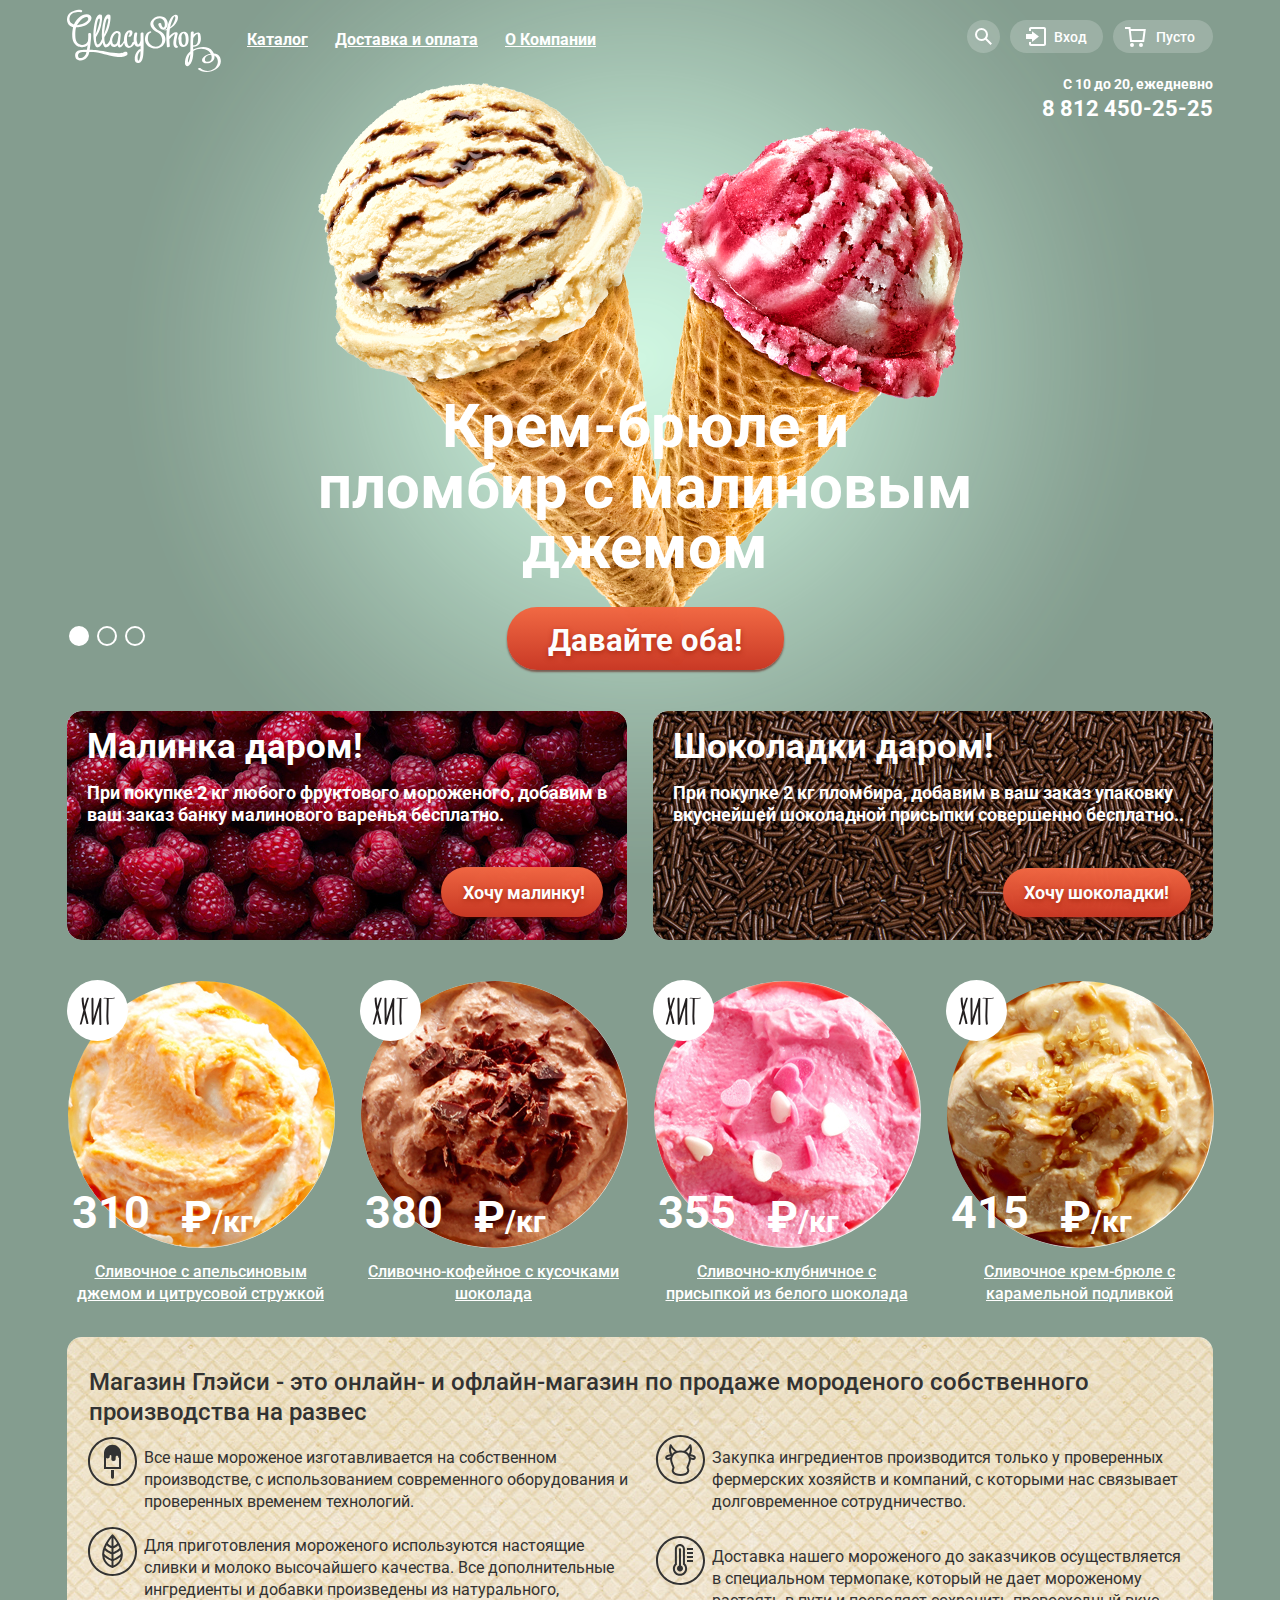
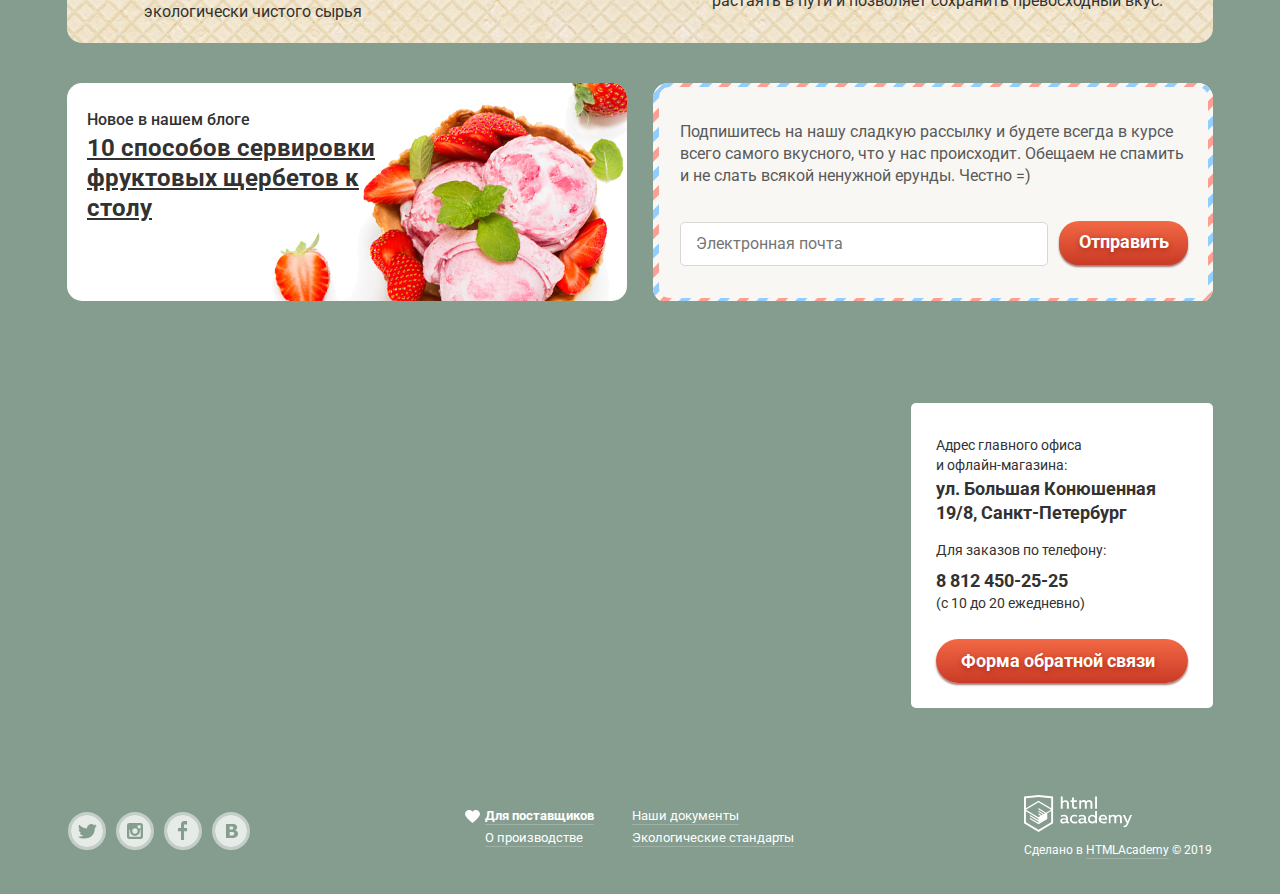
<file: index.html>
<!DOCTYPE html>
<html lang="ru">

<head>
  <meta charset="utf-8">
  <meta name="keywords" content="Gllacy магазин мороженого мороженое вкусности">
  <meta name="description" content="Магазин Глэйси - это онлайн- и офлайн-магазин по продаже мороденого собственного производства на развес">
  <link href="https://fonts.googleapis.com/css?family=Roboto:400,500,700&amp;subset=cyrillic" rel="stylesheet">
  <link rel="stylesheet" href="css/normalize.css">
  <link rel="stylesheet" href="css/stylemin.css">
  <title>HTML Academy: Глейси</title>
</head>

<body class="body_main">
  <input class="visually_hidden" type="radio" id="product_1" name="toggle" checked>
  <input class="visually_hidden" type="radio" id="product_2" name="toggle">
  <input class="visually_hidden" type="radio" id="product_3" name="toggle">
  <div class="site_wrapper">
    <h1 class="visually_hidden">Магазин мороженного Gllacy</h1>
    <header class="main_header container">
      <nav class="navigations">
        <a class="main_logo"> <img src="img/logo.svg" alt="Наш чудесный логотипчик" width="154" height="64"> </a>
        <div class="not_logo_nav">
          <ul class="main_navigation">
            <li class="main_navigation_element"><a class="main_navigation_link" href="catalog.html"><span>Каталог</span></a>
              <ul class="catalog_submenu">
                <li><a href="new.html" class="catalog_submenu_link">Новинки</a></li>
                <li><a href="creamy.html" class="catalog_submenu_link">Сливочное</a></li>
                <li><a href="#" class="catalog_submenu_link">Щербеты</a></li>
                <li><a href="#" class="catalog_submenu_link">Фруктовый лед</a></li>
                <li><a href="#" class="catalog_submenu_link">Мелорин</a></li>
              </ul>
            </li>
            <li class="main_navigation_element"><a class="main_navigation_link" href="delivey_and_payment.html"><span>Доставка и оплата</span></a></li>
            <li class="main_navigation_element"><a class="main_navigation_link" href="about_company.html"><span>О Компании</span></a></li>
          </ul>
          <ul class="user_navigation">
            <li>
              <section class="modal search_form">
                <h2 class="visually_hidden">Поиск по сайту</h2>
                <form action="https://echo.htmlacademy.ru" method="post">
                  <label class="visually_hidden" for="search_field">Форма поиска</label>
                  <input type="search" name="search" id="search_field" placeholder="Что ищем?">
                  <button type="submit" class="visually_hidden">Найти</button>
                </form>
              </section>
              <button type="button" class="user_button search_button">
                <svg xmlns="http://www.w3.org/2000/svg" xmlns:xlink="http://www.w3.org/1999/xlink" width="17" height="17" viewBox="0 0 17 17">
                  <path fill="#FFF" d="M16.958 15.527L11.75 10.32A6.455 6.455 0 0 0 13 6.5 6.5 6.5 0 1 0 6.5 13a6.465 6.465 0 0 0 3.839-1.263l5.205 5.204 1.414-1.414zM6.5 11C4.019 11 2 8.981 2 6.5S4.019 2 6.5 2 11 4.019 11 6.5 8.981 11 6.5 11z" />
                </svg>
              </button>
            </li>
            <li>
              <a href="login.html" class="user_button login_button">
                <svg version="1.1" id="Layer_1" xmlns="http://www.w3.org/2000/svg" xmlns:xlink="http://www.w3.org/1999/xlink" x="0px" y="0px" width="21px" height="19px" viewBox="0 0 21 19" enable-background="new 0 0 21 19" xml:space="preserve">

                  <g>
                    <polygon fill="#FFFFFF" points="6,14.875 12.917,9.5 6,4.125 6,7.042 -0.042,7.042 -0.042,11.959 6,11.959 	" />
                    <path fill="#FFFFFF" d="M18,0H5C3.9,0,3,0.9,3,2v2h2V2h13v15H5v-2H3v2c0,1.1,0.9,2,2,2h13c1.1,0,2-0.9,2-2V2C20,0.9,19.1,0,18,0z" />
                  </g>
                </svg><span>Вход</span>
              </a>
              <section class="modal login_form">
                <h2 class="visually_hidden">Вход на сайт</h2>
                <form action="https://echo.htmlacademy.ru" method="post">
                  <p>
                    <label class="visually_hidden" for="login_field">Логин</label>
                    <input type="text" name="login" id="login_field" placeholder="Электронная почта">
                  </p>
                  <p>
                    <label class="visually_hidden" for="password_field">Пароль</label>
                    <input type="password" name="password" id="password_field" placeholder="Пароль">
                  </p>
                  <button type="submit" class="button">Войти</button>
                  <div class="login_links">
                    <a href="forget_password.html" class="login_link">Забыли пароль?</a>
                    <a href="new_user.html" class="login_link">Новая регистрация</a>
                  </div>
                </form>
              </section>
            </li>
            <li>
              <a href="basket.html" class="user_button basket_button">
                <svg version="1.1" id="Layer__1" xmlns="http://www.w3.org/2000/svg" xmlns:xlink="http://www.w3.org/1999/xlink" x="0px" y="0px" width="21px" height="20px" viewBox="0 0 21 20" enable-background="new 0 0 21 20" xml:space="preserve">
                  <g>
                    <path fill="#FFFFFF" d="M5.657,2.031L5.422,0H0v2h3.64l1.5,13h13.988l1.699-12.969H5.657z M17.372,13H6.922L5.888,4.031h12.66
                                L17.372,13z" />
                    <circle fill="#FFFFFF" cx="6.984" cy="18" r="2" />
                    <circle fill="#FFFFFF" cx="15.984" cy="18" r="2" />
                  </g>
                </svg>
                <span>Пусто</span>
              </a>
            </li>
          </ul>
        </div>
      </nav>
      <p class="our_timetable">
        <span class="work_hours">С 10 до 20, ежедневно</span>
        <span class="phone_number">8 812 450-25-25</span>
      </p>
    </header>
    <main>
      <div class="container">
        <section class="slider">
          <h2 class="visually_hidden">Слайдер</h2>
          <ul class="slider_elements">
            <li class="slider_element slider_element_1" id="slide_1">
              <h3 class="slider_elements_headline">Крем-брюле и пломбир с малиновым джемом</h3>
              <a class="button slider_button" href="slider_element_1.html">Давайте оба!</a>
            </li>
            <li class="slider_element slider_element_2" id="slide_2">
              <h3 class="slider_elements_headline">Шоколадный пломбир и лемонный сорбет</h3>
              <a class="button slider_button" href="slider_element_2.html">Давайте оба!</a>
            </li>
            <li class="slider_element slider_element_3" id="slide_3">
              <h3 class="slider_elements_headline">Пломбир с помадкой и клубничный щербет</h3>
              <a class="button slider_button" href="slider_element_3.html">Давайте оба!</a>
            </li>
          </ul>
          <div class="slider_navigation">
            <label for="product_1">Первый</label>
            <label for="product_2">Второй</label>
            <label for="product_3">Третий</label>
          </div>
        </section>
        <section class="stock">
          <h2 class="visually_hidden">Акции</h2>
          <div class="stock_element_1">
            <h3 class="stock_headline">Малинка даром!</h3>
            <p class="stock_element_description">При покупке 2 кг любого фруктового мороженого, добавим в ваш заказ банку малинового варенья бесплатно.</p>
            <a class="button stock_button" href="stock_1.html">Хочу малинку!</a>
          </div>
          <div class="stock_element_2">
            <h3 class="stock_headline">Шоколадки даром!</h3>
            <p class="stock_element_description">При покупке 2 кг пломбира, добавим в ваш заказ упаковку вкуснейшей шоколадной присыпки совершенно бесплатно..</p>
            <a class="button stock_button" href="stock_2.html">Хочу шоколадки!</a>
          </div>
        </section>
        <section class="hits">
          <h2 class="visually_hidden">Хиты продаж</h2>
          <section class="product_card">
            <a class="product_name" href="products/creamy_orange.html">
              <h3>Сливочное с апельсиновым джемом и цитрусовой стружкой</h3>
            </a>
            <img src="img/ice_cream_photos/creamy_orange.jpg" alt="Для любителей апельсинок" height="267" width="267">
            <img class="hit_img" src="img/icons/hit.svg" alt="Хит" width="61" height="61">
            <span class="price">310</span><span class="weigth"><span>₽</span>/кг</span>
            <div class="product_card_hover">
            </div>
            <a class="quick_look button" href="#">Быстрый просмотр</a>
          </section>
          <section class="product_card">
            <a class="product_name" href="products/creamy_coffee.html">
              <h3>Сливочно-кофейное с кусочками шоколада</h3>
            </a>
            <img src="img/ice_cream_photos/creamy_coffee.jpg" alt="Для любителей кофе во всех его видах" height="267" width="267">
            <img class="hit_img" src="img/icons/hit.svg" alt="Хит" width="61" height="61">
            <span class="price">380</span><span class="weigth"><span>₽</span>/кг</span>
            <div class="product_card_hover">
            </div>
            <a class="quick_look button" href="#">Быстрый просмотр</a>
          </section>
          <section class="product_card">
            <a class="product_name" href="products/creamy_strawberry.html">
              <h3>Сливочно-клубничное с присыпкой из белого шоколада</h3>
            </a>
            <img src="img/ice_cream_photos/creamy_strawberry.jpg" alt="Для любителей клубники и белого шоколада" height="267" width="267">
            <img class="hit_img" src="img/icons/hit.svg" alt="Хит" width="61" height="61">
            <span class="price">355</span><span class="weigth"><span>₽</span>/кг</span>
            <div class="product_card_hover">
            </div>
            <a class="quick_look button" href="#">Быстрый просмотр</a>
          </section>
          <section class="product_card">
            <a class="product_name" href="products/creamy_caramel.html">
              <h3>Сливочное крем-брюле с карамельной подливкой</h3>
            </a>
            <img src="img/ice_cream_photos/creamy_caramel.jpg" alt="Для любителей карамели" height="267" width="267">
            <img class="hit_img" src="img/icons/hit.svg" alt="Хит" width="61" height="61">
            <span class="price">415</span><span class="weigth"><span>₽</span>/кг</span>
            <div class="product_card_hover">
            </div>
            <a class="quick_look button" href="#">Быстрый просмотр</a>
          </section>
        </section>
        <section class="about_us">
          <h2>Магазин Глэйси - это онлайн- и офлайн-магазин по продаже мороденого собственного производства на развес</h2>
          <div class="about_us_description">
            <p>Все наше мороженое изготавливается на собственном производстве, с использованием современного оборудования и проверенных временем технологий.</p>
            <p>Закупка ингредиентов производится только у проверенных фермерских хозяйств и компаний, с которыми нас связывает долговременное сотрудничество.</p>
            <p>Для приготовления мороженого используются настоящие сливки и молоко высочайшего качества. Все дополнительные ингредиенты и добавки произведены из натурального, экологически чистого сырья</p>
            <p>Доставка нашего мороженого до заказчиков осуществляется в специальном термопаке, который не дает мороженому растаять в пути и позволяет сохранить превосходный вкус.</p>
          </div>
        </section>
        <div class="mailing_blog">
          <article class="our_blog">
            <h2>Новое в нашем блоге</h2>
            <a class="our_blog_articles" href="blog.html">10 способов сервировки фруктовых щербетов к столу</a>
          </article>
          <section class="mailing">
            <div class="mailing_back">
              <h2 class="visually_hidden">Рассылка</h2>
              <p>Подпишитесь на нашу сладкую рассылку и будете всегда в курсе всего самого вкусного, что у нас происходит. Обещаем не спамить и не слать всякой ненужной ерунды. Честно =) </p>
              <form class="mailing_form" action="https://echo.htmlacademy.ru" method="post">
                <label class="visually_hidden" for="mailing_field">Ваша почта</label>
                <input type="email" name="mailing" id="mailing_field" placeholder="Электронная почта">
                <button type="submit" class="button mailing_button">Отправить</button>
              </form>
            </div>
          </section>
        </div>
      </div>
      <section class="our_location">
        <h2 class="visually_hidden">Наше местоположение</h2>
        <iframe src="https://www.google.com/maps/embed?pb=!1m18!1m12!1m3!1d1998.6037872533277!2d30.320858716096975!3d59.93871648187614!2m3!1f0!2f0!3f0!3m2!1i1024!2i768!4f13.1!3m3!1m2!1s0x4696310fca145cc1%3A0x42b32648d8238007!2z0JHQvtC70YzRiNCw0Y8g0JrQvtC90Y7RiNC10L3QvdCw0Y8g0YPQuy4sIDE5LzgsINCh0LDQvdC60YIt0J_QtdGC0LXRgNCx0YPRgNCzLCAxOTExODY!5e0!3m2!1sru!2sru!4v1553196947054"
          width="1200" height="430" style="border:0" allowfullscreen></iframe>
        <div class="our_location_description">
          <p>Адрес главного офиса и офлайн-магазина:</p>
          <p class="adress">ул. Большая Конюшенная 19/8, Санкт-Петербург</p>
          Для заказов по телефону:
          <p class="adress">8 812 450-25-25</p>
          (с 10 до 20 ежедневно)
          <a href="feedback.html" class="button map_button">Форма обратной связи</a>
        </div>
      </section>
    </main>
    <footer class="container">
      <ul class="social_networks">
        <li><a class="social_networks_link twitter_link" href="twitter.com/glaccy" aria-label="Страница магазина в Твиттере"></a></li>
        <li><a class="social_networks_link insta_link" href="instagram.com/glaccy" aria-label="Страница магазина в Инстаграмме"></a></li>
        <li><a class="social_networks_link facebook_link" href="facebook.com/glaccy" aria-label="Страница магазина в Фейсбуке"></a></li>
        <li><a class="social_networks_link vk_link" href="vk.com/glaccy" aria-label="Страница магазина во Вконтакте"></a></li>
      </ul>
      <ul class="documents">
        <li><a class="documents_links" href="for_providers.html">Для поставщиков</a></li>
        <li><a class="documents_links" href="our_documents.html">Наши документы</a></li>
        <li><a class="documents_links" href="about_production.html">О производстве</a></li>
        <li><a class="documents_links" href="environmental_standards.html">Экологические стандарты</a></li>
      </ul>
      <div class="developer">
        <a href="https://htmlacademy.ru/intensive/htmlcss">
          <img src="img/icons/small_logo_htmlacademy.svg" width="108" height="39" alt="Наша любимая академия"></a>
        <a href="https://htmlacademy.ru/intensive/htmlcss">Сделано в <span>HTMLAcademy</span> © 2019</a>
      </div>
    </footer>
    <section class="modal feedback_form modal_hidden">
      <h2 class="visually_hidden">Форма обратной связи</h2>
      <span>Мы обязательно вам ответим!</span>
      <form class="feedback" action="https://echo.htmlacademy.ru" method="post">
        <p>
          <label class="visually_hidden" for="name_field">Ваше имя</label>
          <input type="text" name="name" id="name_field" placeholder="Как вас зовут?">
        </p>
        <p>
          <label class="visually_hidden" for="email_field">Ваша почта</label>
          <input type="email" name="email" id="email_field" placeholder="Ваша почта для ответа?">
        </p>
        <p>
          <label class="visually_hidden" for="comment_field">Комментарий</label>
          <textarea name="comment" id="comment_field" placeholder="Напишите что-нибудь..." rows="15"></textarea>
        </p>
        <button type="button" class="close_form">Закрыть</button>
        <button type="submit" class="button">Отправить</button>
      </form>
    </section>
  </div>
  <div class="overlay modal_hidden"></div>
  <script src="js/open_feedback_form_min.js"></script>
</body>

</html>
</file>
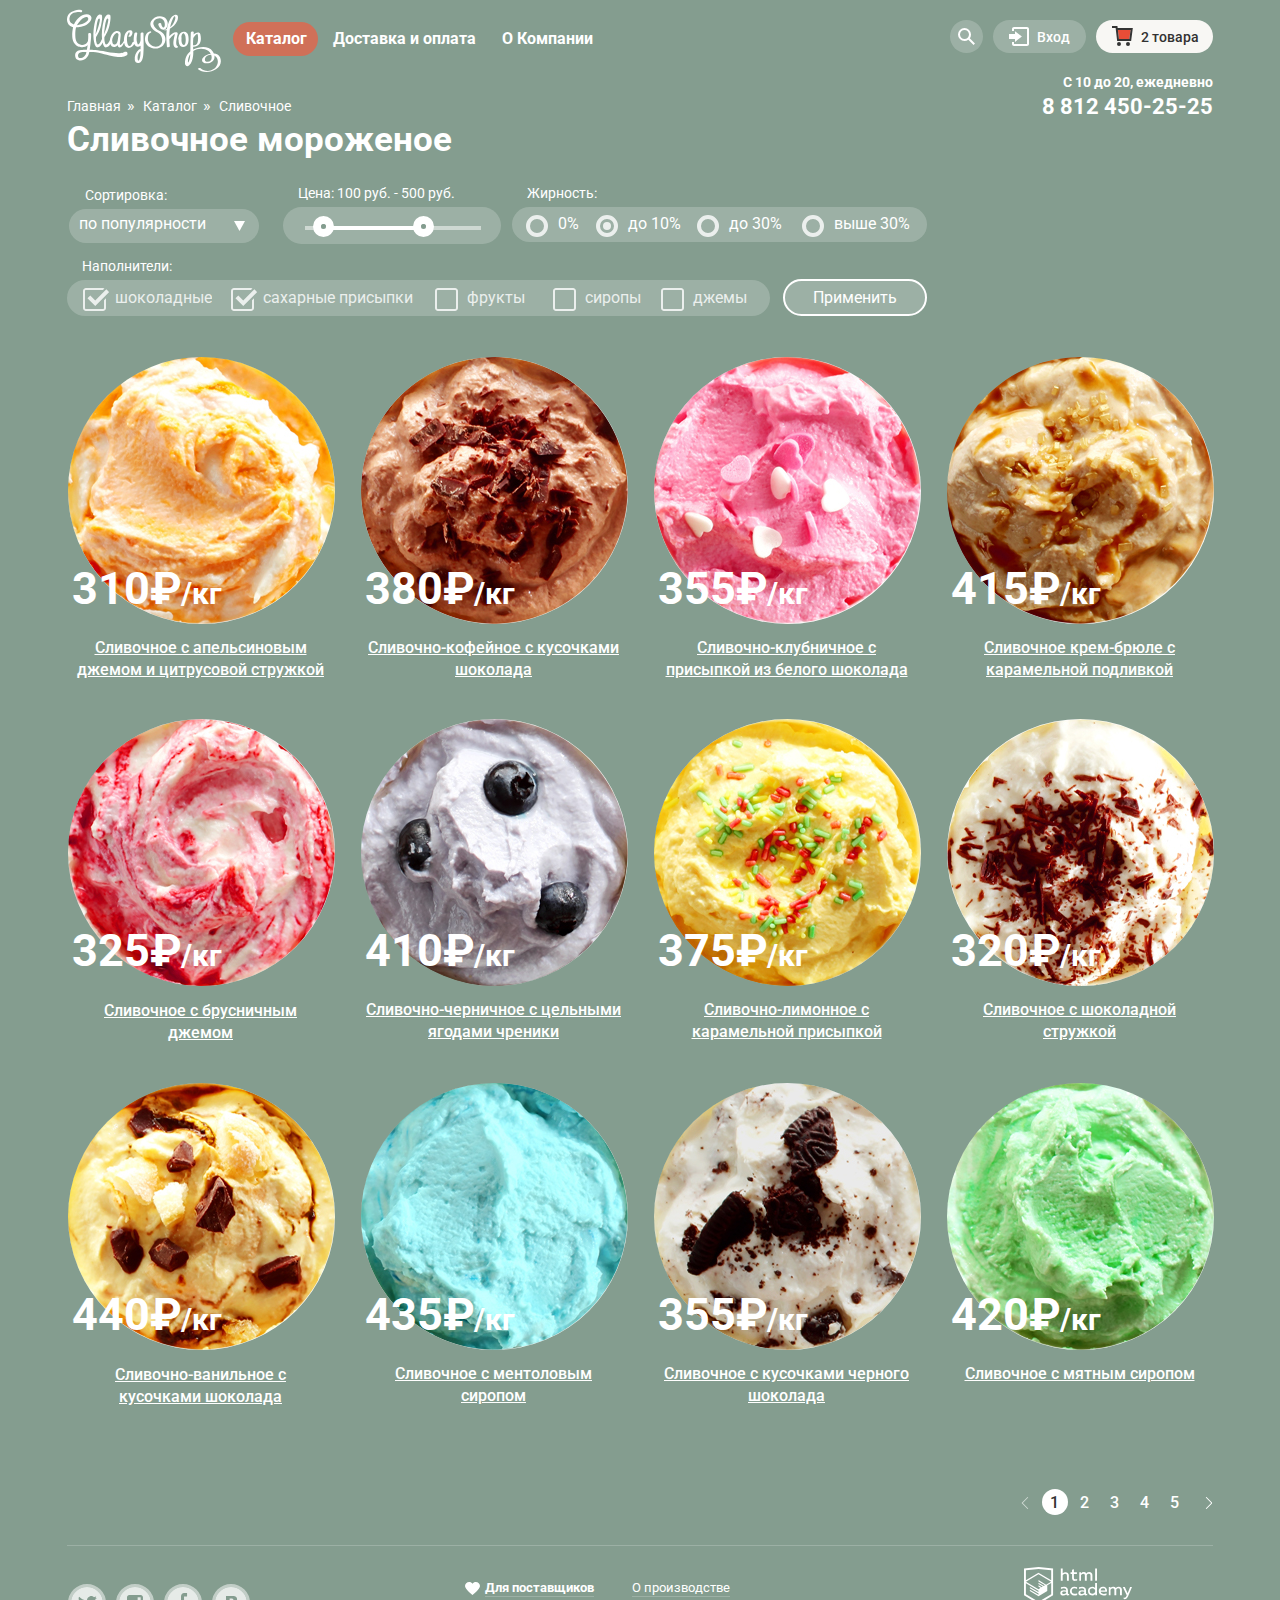
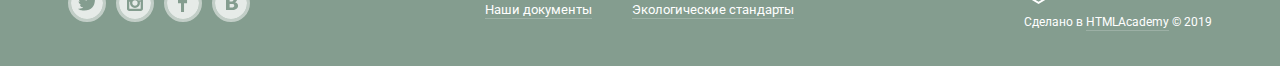
<file: creamy.html>
<!DOCTYPE html>
<html lang="ru">

<head>
    <meta charset="utf-8">
    <meta name="keywords" content="Glaccy магазин мороженого сливочное мороженое">
    <meta name="description" content="Самое вкусное сливочное мороженое">
    <link href="https://fonts.googleapis.com/css?family=Roboto:400,500,700&amp;subset=cyrillic" rel="stylesheet">
    <link rel="stylesheet" href="css/normalize.css">
    <link rel="stylesheet" href="css/stylemin.css">
    <title>Каталог мороженого</title>
</head>

<body class="body_creamy">
    <header class="catalog_header container">
        <nav class="navigations">
            <a class="main_logo" href="index.html"> <img src="img/logo.svg" width="154" height="64" alt="Наш чудесный логотипчик"> </a>
            <div class="not_logo_nav">
                <ul class="main_navigation">
                    <li class="main_navigation_element"><a class="main_navigation_link current" href="catalog.html">Каталог</a>
                        <ul class="catalog_submenu">
                            <li><a href="new.html" class="catalog_submenu_link">Новинки</a></li>
                            <li><a href="creamy.html" class="catalog_submenu_link current">Сливочное</a></li>
                            <li><a href="#" class="catalog_submenu_link">Щербеты</a></li>
                            <li><a href="#" class="catalog_submenu_link">Фруктовый лед</a></li>
                            <li><a href="#" class="catalog_submenu_link">Мелорин</a></li>
                        </ul>
                    </li>
                    <li class="main_navigation_element"><a class="main_navigation_link" href="delivey_and_payment.html">Доставка и оплата</a></li>
                    <li class="main_navigation_element"><a class="main_navigation_link" href="about_company.html">О Компании</a></li>
                </ul>
                <ul class="user_navigation">
                    <li>
                        <button type="button" class="user_button search_button">
              <svg xmlns="http://www.w3.org/2000/svg" xmlns:xlink="http://www.w3.org/1999/xlink" width="17" height="17" viewBox="0 0 17 17">
                <path fill="#FFF" d="M16.958 15.527L11.75 10.32A6.455 6.455 0 0 0 13 6.5 6.5 6.5 0 1 0 6.5 13a6.465 6.465 0 0 0 3.839-1.263l5.205 5.204 1.414-1.414zM6.5 11C4.019 11 2 8.981 2 6.5S4.019 2 6.5 2 11 4.019 11 6.5 8.981 11 6.5 11z" />
              </svg>
            </button>
                        <section class="modal search_form">
                            <h2 class="visually_hidden">Поиск по сайту</h2>
                            <form action="https://echo.htmlacademy.ru" method="post">
                                <label class="visually_hidden" for="search_field">Форма поиска</label>
                                <input type="search" name="search" id="search_field" placeholder="Что ищем?">
                                <button class="visually_hidden" type="submit">Найти</button>
                            </form>
                        </section>
                    </li>
                    <li>
                        <a href="login.html" class="user_button login_button">
              <svg version="1.1" id="Layer_1" xmlns="http://www.w3.org/2000/svg" xmlns:xlink="http://www.w3.org/1999/xlink" x="0px" y="0px" width="21px" height="19px" viewBox="0 0 21 19" enable-background="new 0 0 21 19" xml:space="preserve">

                <g>
                  <polygon fill="#FFFFFF" points="6,14.875 12.917,9.5 6,4.125 6,7.042 -0.042,7.042 -0.042,11.959 6,11.959 	" />
                  <path fill="#FFFFFF" d="M18,0H5C3.9,0,3,0.9,3,2v2h2V2h13v15H5v-2H3v2c0,1.1,0.9,2,2,2h13c1.1,0,2-0.9,2-2V2C20,0.9,19.1,0,18,0z" />
                </g>
              </svg>
              <span>Вход</span>
            </a>
                        <section class="modal login_form">
                            <h2 class="visually_hidden">Вход на сайт</h2>
                            <form action="https://echo.htmlacademy.ru" method="post">
                                <p>
                                    <label class="visually_hidden" for="login_field">Логин</label>
                                    <input type="text" name="login" id="login_field" placeholder="Электронная почта">
                                </p>
                                <p>
                                    <label class="visually_hidden" for="password_field">Пароль</label>
                                    <input type="password" name="password" id="password_field" placeholder="Пароль">
                                </p>
                                <button type="submit" class="button">Войти</button>
                                <div class="login_links">
                                    <a href="forget_password.html" class="login_link">Забыли пароль?</a>
                                    <a href="new_user.html" class="login_link">Новая регистрация</a>
                                </div>
                            </form>
                        </section>
                    </li>
                    <li>
                        <a href="basket.html" class="user_button full_basket">2 товара</a>
                        <section class="modal_basket">
                            <h2 class="visually_hidden">Ваша корзина</h2>
                            <table class="products_in_basket">
                                <tr>
                                    <td>
                                        <button type="button" class="delete_product">Удалить продукт из корзины</button>
                                    </td>
                                    <td>
                                        <img class="little_ice_cream" src="img/ice_cream_photos/creamy_orange.jpg" alt="Пломбир с апельсиновым джемом" width="33" height="33">
                                    </td>
                                    <td>
                                        <a class="basket_product" href="#">Пломбир с апельсиновым джемом</a>
                                    </td>
                                    <td>
                                        <span class="weidth_in_basket">1,5кг х</span>
                                        <span class="price_in_basket">200 руб.</span>
                                    </td>
                                    <td>
                                        <span class="total_price_inbasket">300 руб.</span>
                                    </td>
                                </tr>
                                <tr>
                                    <td>
                                        <button type="button" class="delete_product">Удалить продукт из корзины</button>
                                    </td>
                                    <td>
                                        <img class="little_ice_cream" src="img/ice_cream_photos/creamy_strawberry.jpg" alt="Клубничный пломбир с присыпкой из белого шоколада" width="33" height="33">
                                    </td>
                                    <td class="cell_1">
                                        <a class="basket_product" href="#">Клубничный пломбир с присыпкой из белого шоколада</a>
                                    </td>
                                    <td>
                                        <span class="weidth_in_basket">1,5кг х</span>
                                        <span class="price_in_basket">300 руб.</span>
                                    </td>
                                    <td>
                                        <span class="total_price_inbasket">450 руб.</span>
                                    </td>
                                </tr>
                            </table>
                            <span class="total_cost">Итого: 750 руб.</span>
                            <a class="button order_button" href="order_page.html" aria-label="Страница оформления заказа">Оформить заказ</a>
                        </section>
                    </li>
                </ul>
            </div>
        </nav>
        <p class="our_timetable"> <span class="work_hours">С 10 до 20, ежедневно</span>
            <span class="phone_number">8 812 450-25-25</span>
        </p>
    </header>
    <main class="creamy_container container">
        <div class="some_more_nav">
            <h1>Сливочное мороженое</h1>
            <div class="breadcrumbs">
                <a href="index.html">Главная</a>
                <a href="catalog.html">Каталог</a>
                <span class="active_page">Сливочное</span>
            </div>
        </div>
        <section class="filter">
            <h2 class="visually_hidden">Фильтр для поиска</h2>
            <form class="filter_form" action="https://echo.htmlacademy.ru" method="post">
                <div class="sorting">
                    <span class="filter_headlines">Сортировка:</span>
                    <select class="filter_back" name="sorting_select">
            <option class="current_sorting_link" value="popularity">по популярности</option>
            <option class="sorting_values" value="cheap_first">сначала недорогие</option>
            <option class="sorting_values" value="expensive_first">сначала дорогие</option>
            <option class="sorting_values" value="fat_%">по жирности</option>
          </select>
                </div>
                <div class="price_range">
                    <span class="filter_headlines">Цена: 100 руб. - 500 руб.</span>
                    <div class="filter_back price_range_back">
                        <span></span>
                        <span></span>
                    </div>
                </div>
                <div class="fat">
                    <span class="filter_headlines">Жирность:</span>
                    <div class="filter_back fat_filter">
                        <label class="fat_text">
              <input class="fat_radio visually_hidden" type="radio" name="%" id="0%_fat" value="0_fat">
              <span></span>
              0%
            </label>
                        <label class="fat_text">
              <input class="fat_radio visually_hidden" type="radio" name="%" id="10%_fat" value="10_fat" checked>
              <span></span>
              до 10%
            </label>
                        <label class="fat_text">
              <input class="fat_radio visually_hidden" type="radio" name="%" id="30%_fat" value="30_fat">
              <span></span>
              до 30%
            </label>
                        <label class="fat_text">
              <input class="fat_radio visually_hidden" type="radio" name="%" id="30%+_fat" value="30+_fat">
              <span></span>
              выше 30%
            </label>
                    </div>
                </div>
                <div class="content">
                    <span class="filter_headlines">Наполнители:</span>
                    <div class="filter_back">
                        <label class="content_label">
              <input class="visually_hidden" type="checkbox" name="chocolate_content" checked>
              <span>шоколадные</span>
            </label>
                        <label class="content_label">
              <input class="visually_hidden" type="checkbox" name="sugar_content" checked>
              <span>сахарные присыпки</span>
            </label>
                        <label class="content_label">
              <input class="visually_hidden" type="checkbox" name="fruits">
              <span>фрукты</span>
            </label>
                        <label class="content_label">
              <input class="visually_hidden" type="checkbox" name="siroups">
              <span>сиропы</span>
            </label>
                        <label class="content_label">
              <input class="visually_hidden" type="checkbox" name="jams">
              <span>джемы</span>
            </label>
                    </div>
                </div>
                <button class="filter_button" type="submit">Применить</button>
            </form>
        </section>
        <section class="products">
            <h2 class="visually_hidden">Товары</h2>
            <section class="product_card">
                <a class="product_name" href="products/creamy_orange.html">
                    <h3>Сливочное с апельсиновым джемом и цитрусовой стружкой</h3>
                </a>
                <img src="img/ice_cream_photos/creamy_orange.jpg" alt="Для любителей апельсинок" height="267" width="267">
                <span class="price"> 310₽</span><span class="weigth">/кг</span>
                <div class="product_card_hover">
                </div>
                <a class="quick_look button" href="#">Быстрый просмотр</a>
            </section>
            <section class="product_card">
                <a class="product_name" href="products/creamy_coffee.html">
                    <h3>Сливочно-кофейное с кусочками шоколада</h3>
                </a>
                <img src="img/ice_cream_photos/creamy_coffee.jpg" alt="Для любителей кофе во всех его видах" height="267" width="267">
                <span class="price">380₽</span><span class="weigth">/кг</span>
                <div class="product_card_hover">
                </div>
                <a class="quick_look button" href="#">Быстрый просмотр</a>
            </section>
            <section class="product_card">
                <a class="product_name" href="products/creamy_strawberry.html">
                    <h3>Сливочно-клубничное с присыпкой из белого шоколада</h3>
                </a>
                <img src="img/ice_cream_photos/creamy_strawberry.jpg" alt="Для любителей клубники и белого шоколада" height="267" width="267">
                <span class="price">355₽</span><span class="weigth">/кг</span>
                <div class="product_card_hover">
                </div>
                <a class="quick_look button" href="#">Быстрый просмотр</a>
            </section>
            <section class="product_card">

                <a class="product_name" href="products/creamy_caramel.html">
                    <h3>Сливочное крем-брюле с карамельной подливкой</h3>
                </a>
                <img src="img/ice_cream_photos/creamy_caramel.jpg" alt="Для любителей карамели" height="267" width="267">
                <span class="price">415₽</span><span class="weigth">/кг</span>
                <div class="product_card_hover">
                </div>
                <a class="quick_look button" href="#">Быстрый просмотр</a>
            </section>
            <section class="product_card">
                <a class="product_name" href="products/creamy_cowberry.html">
                    <h3 class="short_name">Сливочное с брусничным джемом</h3>
                </a>
                <img src="img/ice_cream_photos/creamy_cowberry.jpg" alt="Для любителей брусники" height="267" width="267">
                <span class="price">325₽</span><span class="weigth">/кг</span>
                <div class="product_card_hover">
                </div>
                <a class="quick_look button" href="#">Быстрый просмотр</a>
            </section>
            <section class="product_card">
                <a class="product_name" href="products/creamy_blackberry.html">
                    <h3>Сливочно-черничное с цельными ягодами чреники</h3>
                </a>
                <img src="img/ice_cream_photos/creamy_blackberry.jpg" alt="Для любителей черники" height="267" width="267">
                <span class="price">410₽</span><span class="weigth">/кг</span>
                <div class="product_card_hover">
                </div>
                <a class="quick_look button" href="#">Быстрый просмотр</a>
            </section>
            <section class="product_card">
                <a class="product_name" href="products/creamy_lemon+caramel.html">
                    <h3>Сливочно-лимонное с карамельной присыпкой</h3>
                </a>
                <img src="img/ice_cream_photos/creamy_lemon+caramel.jpg" alt="Лимон и карамель? У нас есть и такое" height="267" width="267">
                <span class="price">375₽</span><span class="weigth">/кг</span>
                <div class="product_card_hover">
                </div>
                <a class="quick_look button" href="#">Быстрый просмотр</a>
            </section>
            <section class="product_card">
                <a class="product_name" href="products/creamy_chocolate.html">
                    <h3>Сливочное с шоколадной стружкой</h3>
                </a>
                <img src="img/ice_cream_photos/creamy_chocolate.jpg" alt="Сливочное с шоколадной стружкой. Классика на все времена!" height="267" width="267">
                <span class="price">320₽</span><span class="weigth">/кг</span>
                <div class="product_card_hover">
                </div>
                <a class="quick_look button" href="#">Быстрый просмотр</a>
            </section>
            <section class="product_card">
                <a class="product_name" href="products/creamy_vanilla_chocolate.html">
                    <h3 class="short_name">Сливочно-ванильное с кусочками шоколада</h3>
                </a>
                <img src="img/ice_cream_photos/creamy_vanilla_chocolate.jpg" alt="Для сладкоежек" height="267" width="267">
                <span class="price">440₽</span><span class="weigth">/кг</span>
                <div class="product_card_hover">
                </div>
                <a class="quick_look button" href="#">Быстрый просмотр</a>
            </section>
            <section class="product_card">
                <a class="product_name" href="products/creamy_menthol.html">
                    <h3>Сливочное с ментоловым сиропом</h3>
                </a>
                <img src="img/ice_cream_photos/creamy_menthol.jpg" alt="Для любителей морозной свежести" height="267" width="267">
                <span class="price">435₽</span><span class="weigth">/кг</span>
                <div class="product_card_hover">
                </div>
                <a class="quick_look button" href="#">Быстрый просмотр</a>
            </section>
            <section class="product_card">
                <a class="product_name" href="products/creamy_dark_chocolate.html">
                    <h3>Сливочное с кусочками черного шоколада</h3>
                </a>
                <img src="img/ice_cream_photos/creamy_dark_chocolate.jpg" alt="Для любителей нежности с нотками грусти" height="267" width="267">
                <span class="price">355₽</span><span class="weigth">/кг</span>
                <div class="product_card_hover">
                </div>
                <a class="quick_look button" href="#">Быстрый просмотр</a>
            </section>
            <section class="product_card">
                <a class="product_name" href="products/creamy_mint.html">
                    <h3>Сливочное с мятным сиропом</h3>
                </a>
                <img src="img/ice_cream_photos/creamy_mint.jpg" alt="Для мятных каркоманов" height="267" width="267">
                <span class="price">420₽</span><span class="weigth">/кг</span>
                <div class="product_card_hover">
                </div>
                <a class="quick_look button" href="#">Быстрый просмотр</a>
            </section>
        </section>
        <div class="paginator">
            <a class="prev_page" href="#"></a>
            <a class="current_page" href="#">1</a>
            <a class="other_page" href="creamy_2.html" aria-label="Вторая страница каталога мороженого">2</a>
            <a class="other_page" href="creamy_3.html" aria-label="Третья страница каталога мороженого">3</a>
            <a class="other_page" href="creamy_4.html" aria-label="Четвертая страница каталога мороженого">4</a>
            <a class="other_page" href="creamy_5.html" aria-label="Пятая страница каталога мороженого">5</a>
            <a class="next_page" href="#next" aria-label="Следующая страница"></a>
        </div>
    </main>
    <footer class="container">
        <ul class="social_networks">
            <li><a class="social_networks_link twitter_link" href="twitter.com/glaccy" aria-label="Страница магазина в Твиттере"></a></li>
            <li><a class="social_networks_link insta_link" href="instagram.com/glaccy" aria-label="Страница магазина в Инстаграмме"></a></li>
            <li><a class="social_networks_link facebook_link" href="facebook.com/glaccy" aria-label="Страница магазина в Фейсбуке"></a></li>
            <li><a class="social_networks_link vk_link" href="vk.com/glaccy" aria-label="Страница магазина во Вконтакте"></a></li>
        </ul>
        <ul class="documents">
            <li><a class="documents_links" href="for_providers.html">Для поставщиков</a></li>
            <li><a class="documents_links" href="about_production.html">О производстве</a></li>
            <li><a class="documents_links" href="our_documents.html">Наши документы</a></li>
            <li><a class="documents_links" href="environmental_standards.html">Экологические стандарты</a></li>
        </ul>
        <div class="developer">
            <a href="https://htmlacademy.ru/intensive/htmlcss">
        <img src="img/icons/small_logo_htmlacademy.svg" width="108" height="39" alt="Наша любимая академия"></a>
            <a href="https://htmlacademy.ru/intensive/htmlcss">Сделано в <span>HTMLAcademy</span> © 2019</a>
        </div>
    </footer>
</body>

</html>
</file>
<file: css/stylemin.css>
.body_creamy,.site_wrapper{background-color:#849d8f}.login_button:hover path,.login_button:hover polygon,.search_button:focus path,.search_button:hover path,.search_form:focus~.search_button path,.search_form:hover~.search_button path,.user_navigation li:focus path,.user_navigation li:hover path,.user_navigation li:nth-child(2):hover path,.user_navigation li:nth-child(2):hover polygon,.user_navigation li:nth-child(3):focus circle,.user_navigation li:nth-child(3):focus path,.user_navigation li:nth-child(3):hover circle,.user_navigation li:nth-child(3):hover path{fill:#323232}.catalog_submenu,.main_navigation,.slider ul,.user_navigation{list-style:none}.our_timetable,.some_more_nav h1{-webkit-box-ordinal-group:3;order:2}.product_card,.products,.some_more_nav{-webkit-box-direction:normal}body{margin:0;padding:0;font-family:Roboto,Arial,sans-serif;font-size:16px;line-height:22px;font-weight:400;color:#323232;text-transform:none;min-width:1200px}.body_creamy{background-image:none}#product_1:checked~.site_wrapper,.site_wrapper{background-image:url(../img/backs/slider_1.png);background-position:top;background-repeat:no-repeat}a{text-decoration:none}.login_form a,.our_blog a,.product_card h3{text-decoration:underline}html{-webkit-box-sizing:border-box;box-sizing:border-box}*,::after,::before{-webkit-box-sizing:inherit;box-sizing:inherit}.slider_navigation label{display:inline-block;width:20px;height:20px;margin-right:8px;vertical-align:top;background-color:transparent;border:2px solid #fff;border-radius:50%;cursor:pointer}.slider_navigation label:hover{background-color:rgba(255,255,255,.4);cursor:pointer}.slider{padding:0;width:100%;margin-bottom:41px;margin-top:284px;position:relative;text-align:center}.slider_element{display:none;margin-left:-30px}.slider_navigation{position:absolute;font-size:0;left:2px;bottom:22px;z-index:7}.slider_element .slider_button{display:block;-webkit-box-sizing:border-box;box-sizing:border-box;width:277px;height:63px;margin:15px auto 0;padding-top:12px;border-radius:30px;font-size:31px;line-height:44px;text-align:center;font-weight:700}#product_1:checked~.site_wrapper{background-color:#849d8f}#product_2:checked~.site_wrapper{background-color:#8996a6;background-image:url(../img/backs/slider_2.png);background-repeat:no-repeat;background-position:top}#product_3:checked~.site_wrapper{background-color:#9d8b84;background-image:url(../img/backs/slider_3.png);background-repeat:no-repeat;background-position:top}#product_1:checked~.site_wrapper #slide_1,#product_2:checked~.site_wrapper #slide_2,#product_3:checked~.site_wrapper #slide_3{display:block}.main_navigation_link span,.user_button{display:inline-block;vertical-align:middle}#product_1:checked~.site_wrapper label[for=product_1],#product_2:checked~.site_wrapper label[for=product_2],#product_3:checked~.site_wrapper label[for=product_3]{background-color:#fff}.main_navigation_link{font-size:16px;line-height:18px;font-weight:700;color:#fff;text-transform:none;display:inline-block;vertical-align:baseline;width:100%;min-height:29px;padding:8px 10px 8px 13px}.main_navigation_link span{width:100%;padding:1px;position:relative;text-decoration:underline}.main_navigation li:hover .main_navigation_link,.main_navigation_link:hover{-webkit-box-sizing:border-box;box-sizing:border-box;font-weight:700;border-radius:30px;background-color:#f7f6f3;color:#333}.full_basket,.user_button{font-weight:500;font-size:14px;line-height:16px}.main_navigation .main_navigation_element:active .main_navigation_link,.main_navigation .main_navigation_link:active{-webkit-box-shadow:inset 0 2px 1px 0 #696969;box-shadow:inset 0 2px 1px 0 #696969;background-color:#ededed;color:#323232}.main_navigation_element{position:relative;padding:1px;min-height:32px}.main_navigation .main_navigation_element:nth-child(1),.main_navigation .main_navigation_element:nth-child(1)::after{min-width:87px}.main_navigation .main_navigation_element:nth-child(2),.main_navigation .main_navigation_element:nth-child(2)::after{min-width:169px}.main_navigation .main_navigation_element:nth-child(3),.main_navigation .main_navigation_element:nth-child(3)::after{min-width:119px}.main_navigation_element:first-of-type::after{content:"";height:15px;position:absolute;top:35px;left:0}.user_button{background-color:rgba(255,255,255,.2);color:#fff;border:none}.user_button:hover,.user_navigation li:hover .user_button{background-color:#f8f7f4;color:#323232;opacity:1;font-size:14px;line-height:16px}.search_button{width:33px;height:33px;padding:8px;border-radius:50px}.search_form:hover~.search_button{background-color:#fff}.login_button{display:-webkit-box;display:-ms-flexbox;display:flex;width:93px;-webkit-box-align:center;-ms-flex-align:center;align-items:center;border-radius:30px;padding-left:16px}.login_button span{margin-left:7px}.basket_button{display:-webkit-box;display:-ms-flexbox;display:flex;-webkit-box-align:center;-ms-flex-align:center;align-items:center;width:100px;padding:8px 12px 7px;border-radius:30px}.basket_button span{margin-left:10px}.full_basket{color:#323232;background-image:url(../img/icons/full_basket.svg);background-position:16px 6px;background-repeat:no-repeat;background-color:#f8f7f4;border-radius:30px;padding:9px 14px 9px 45px;min-width:117px}.our_timetable,.stock,.stock a{color:#fff}.work_hours{font-weight:700;font-size:14px;line-height:16px}.phone_number{display:block;font-weight:700;font-size:22px;line-height:24px;margin-top:5px}.slider_elements_headline{display:block;width:670px;font-size:60px;line-height:60.5px;font-weight:700;color:#fff;margin:0 auto 28px}.stock{font-size:18px;font-weight:700;line-height:22px;border-radius:15px}.stock h3{font-size:35px;line-height:41px}.stock_element_1{background-image:url(../img/backs/raspberries.jpg);background-repeat:no-repeat;border-radius:15px;background-color:#b50120}.stock_element_2{background-image:url(../img/backs/chocolate.jpg);background-repeat:no-repeat;border-radius:15px;background-color:#542c19}.stock_element_1 .stock_button{font-size:18px;line-height:24px;margin-left:354px;padding:15px 18px 14px 22px;border-radius:30px}.stock_element_2 .stock_button{font-size:18px;line-height:24px;padding:14px 22px 14px 21px;margin-left:330px;border-radius:30px}.product_name{font-size:16px;line-height:22px;color:#fff}.price,.weigth{line-height:45px;font-weight:700;color:#fff}.price{font-size:45px}.weigth{font-size:30px}.about_us h2,.our_blog h2,.product_name h3{font-weight:500}.weigth span{font-size:44px}.product_name:hover h3{color:#ffbc9e}.about_us{border-radius:15px;background-image:url(../img/backs/wafer_back.jpg);background-repeat:repeat;background-color:#e4d2ae;color:#323232;font-size:16px;line-height:22px;padding:1px;margin-top:15px;display:block;min-height:306px;margin-bottom:40px}.about_us h2{font-size:24px;line-height:30px}.our_blog{width:560px;border-radius:15px;background-image:url(../img/backs/strawberry.jpg);background-color:#fff}.our_blog h2{display:block;color:#323232;font-size:16px;line-height:22px;margin-bottom:2px}.our_blog a{font-size:24px;font-weight:700;line-height:30px;color:#323232}.our_blog a:active,.our_blog a:hover{color:#e84d37}.mailing{width:560px;background-image:url(../img/backs/mailing.svg);background-repeat:no-repeat;color:#5a5a5a}.mailing_back{width:549px;height:211px;border-radius:10px;background-color:#f8f7f4;margin-left:6px;margin-top:4px;padding-left:21px;padding-right:18px;padding-top:18px}.our_location{position:relative;width:1200px;margin:0 auto}.our_location_description{width:302px;height:305px;background-color:#fff;font-size:14px;font-weight:400;line-height:20px;color:#323232;border-radius:5px;position:absolute;top:63px;right:27px;padding:32px 15px 2px 25px}.developer span::after,.documents_links::after{background-color:rgba(255,255,255,.2);bottom:-2px}.adress,.map_button{font-size:18px;line-height:24px;font-weight:700}.our_location_description p:first-child{display:block;width:148px;margin-bottom:2px;margin-top:0}.our_location_description p:nth-child(3){margin-top:9px;margin-bottom:0}.adress{margin-top:0;margin-bottom:15px}.map_button{display:block;width:252px;height:44px;border-radius:30px;border:none;padding:10px 25px 13px;margin-top:26px}.mailing form{margin-top:34px}.mailing input[type=email]{display:inline-block;vertical-align:middle;width:368px;height:44px;border-radius:5px;padding-left:15px;border:1px solid rgba(178,178,178,.52)}.documents,.social_networks{list-style:none;display:-webkit-box;display:-ms-flexbox;display:flex}.documents li:nth-child(2n),.documents li:nth-child(2n+1),.social_networks_link{display:inline-block;vertical-align:baseline}.documents li:first-child{position:relative}.documents li:first-child::before{content:"";width:15px;height:13px;background-image:url(../img/icons/heart.svg);position:absolute;top:6px;left:-20px}.social_networks{padding:20px 1px 1px;-ms-flex-preferred-size:185px;flex-basis:185px;-webkit-box-pack:justify;-ms-flex-pack:justify;justify-content:space-between;-webkit-box-align:start;-ms-flex-align:start;align-items:flex-start;margin-right:214px}.social_networks li{position:relative}.social_networks_link{width:38px;height:38px;border:3px solid rgba(255,255,255,.5);border-radius:50px;position:relative}.social_networks_link:hover::after{opacity:1}.social_networks_link:active{border:3px solid rgba(255,255,255,.7)}.social_networks_link:active::after{opacity:.7}.facebook_link::after,.insta_link::after,.twitter_link::after,.vk_link::after{width:32px;height:32px;background-repeat:no-repeat;position:absolute;opacity:.8;content:""}.twitter_link::after{background-image:url(../img/icons/twitter.svg)}.insta_link::after{background-image:url(../img/icons/insta.svg)}.facebook_link::after{background-image:url(../img/icons/facebook.svg)}.vk_link::after{background-image:url(../img/icons/vk.svg)}.documents_links{font-size:13px;line-height:18px;color:#fff;position:relative}.documents_links::after{content:"";width:100%;height:1px;position:absolute;left:0}.documents li:first-child a{font-weight:700;color:#fff}.documents{padding:12px 1px 1px 20px;-ms-flex-preferred-size:400px;flex-basis:400px;-ms-flex-wrap:wrap;flex-wrap:wrap;-ms-flex-item-align:baseline;align-self:baseline;margin-right:160px}.documents li:nth-child(2n){width:163px;height:13px;margin-bottom:9px}.documents li:nth-child(2n+1){width:115px;height:13px;margin-right:32px}.developer{margin-top:18px;width:190px;height:100px}.developer img{display:block;margin-bottom:8px}.developer a{display:block;font-size:12px;line-height:18px;color:#fff}.developer span{position:relative}.developer span::after{content:"";width:100%;height:1px;position:absolute;left:0}.creamy_container h1{color:#fff;font-size:35px;line-height:41px}.breadcrumbs,.breadcrumbs a{font-size:14px;line-height:16px;color:#fff;position:relative;z-index:5}.breadcrumbs>:not(:last-child)::after{content:"»";margin:0 5px 0 6px;font-size:16px}.product_name h3{font-size:16px;line-height:22px;color:#fff}.paginator{padding:1px 1px 30px 945px;min-height:30px;margin-bottom:2px;border-bottom:1px solid rgba(255,255,255,.2)}.paginator a{display:inline-block;vertical-align:middle;color:#fff;width:26px;height:26px;text-align:left;font-size:16px;line-height:18px;font-weight:500;padding:5px 5px 5px 8px}.paginator a:last-child{width:20px}.next_page,.prev_page{background-repeat:no-repeat;width:9px;height:14px}.next_page{background-image:url(../img/icons/next_page.svg);background-position:13px 8px}.prev_page{background-image:url(../img/icons/prev_page.svg);-webkit-transform:rotate(180deg);-ms-transform:rotate(180deg);transform:rotate(180deg);background-position:center 6px;opacity:.6}.sorting .filter_back,.sorting .filter_back:focus{background-position:165px center;background-repeat:no-repeat}.paginator .current_page{background-color:#fff;border-radius:50px;color:#323232}.paginator a:focus,.paginator a:hover{background-color:rgba(255,255,255,.2);border-radius:50px;color:#fff}.paginator a:active{background-color:rgba(255,255,255,1);border-radius:50px;color:#323232}.modal{display:none;border-radius:5.1px;-webkit-box-shadow:0 20px 20px 0 rgba(0,0,0,.4);box-shadow:0 20px 20px 0 rgba(0,0,0,.4);background-color:#f8f7f4}input[type=text],input[type=search]{border-radius:5px;background-color:#fff;color:#999;font-size:14px;line-height:24px;padding:16px;border:1px solid #999}.visually_hidden{position:absolute;width:1px;height:1px;margin:-1px;border:0;padding:0;clip:rect(0 0 0 0);overflow:hidden}.button{opacity:.99;-webkit-box-shadow:0 2px 2px 0 rgba(85,8,0,.54);box-shadow:0 2px 2px 0 rgba(85,8,0,.54);background-image:-webkit-gradient(linear,left bottom,left top,from(#ca3824),to(#f26843));background-image:-webkit-linear-gradient(bottom,#ca3824,#f26843);background-image:-o-linear-gradient(bottom,#ca3824,#f26843);background-image:linear-gradient(to top,#ca3824,#f26843);color:#fff;border-radius:30px;text-shadow:0 2px 5px rgba(160,32,11,.76)}.button:hover{-webkit-box-shadow:0 2px 2px 0 #ac1000;box-shadow:0 2px 2px 0 #ac1000;background-image:-webkit-gradient(linear,left top,left bottom,from(rgba(255,255,255,.2)),to(rgba(255,255,255,.2))),-webkit-gradient(linear,left bottom,left top,from(#e74a35),to(#f26843));background-image:-webkit-linear-gradient(top,rgba(255,255,255,.2),rgba(255,255,255,.2)),-webkit-linear-gradient(bottom,#e74a35,#f26843);background-image:-o-linear-gradient(top,rgba(255,255,255,.2),rgba(255,255,255,.2)),-o-linear-gradient(bottom,#e74a35,#f26843);background-image:linear-gradient(to bottom,rgba(255,255,255,.2),rgba(255,255,255,.2)),linear-gradient(to top,#e74a35,#f26843);color:#fff}.button:active{-webkit-box-shadow:inset 0 2px 2px 0 #942718;box-shadow:inset 0 2px 2px 0 #942718;background-image:-webkit-gradient(linear,left top,left bottom,from(#e74a35),to(#f26843)),-webkit-gradient(linear,left top,left bottom,from(rgba(0,0,0,.07)),to(rgba(0,0,0,.07)));background-image:-webkit-linear-gradient(top,#e74a35,#f26843),-webkit-linear-gradient(top,rgba(0,0,0,.07),rgba(0,0,0,.07));background-image:-o-linear-gradient(top,#e74a35,#f26843),-o-linear-gradient(top,rgba(0,0,0,.07),rgba(0,0,0,.07));background-image:linear-gradient(to bottom,#e74a35,#f26843),linear-gradient(to bottom,rgba(0,0,0,.07),rgba(0,0,0,.07))}.catalog_submenu,.login_form{-webkit-box-shadow:0 20px 20px 0 rgba(0,0,0,.4)}.mailing_button{width:129px;height:44px;border-radius:20px;border:none;font-size:18px;font-weight:700;margin-left:7px}.catalog_submenu{display:none;width:143px;height:171px;padding:0;position:absolute;z-index:50;top:42px;left:0;box-shadow:0 20px 20px 0 rgba(0,0,0,.4);background-color:#f8f7f4;border-radius:5px}.catalog_submenu li:hover{background-color:#fbded8}.catalog_submenu_link{display:block;height:28px;margin-bottom:4px;padding-left:20px;padding-top:4px;color:#323232;font-size:14px;line-height:16px;font-weight:400}.catalog_submenu li:hover .catalog_submenu_link{color:#e84d37}.catalog_submenu li:first-of-type .catalog_submenu_link{display:block;height:38px;padding-top:10px;font-weight:700}.catalog_submenu li:first-of-type::after{content:"";width:128px;height:1px;background-color:#323232;opacity:.2;position:absolute;top:35px;left:5px;z-index:10}.login_form,.search_form{position:absolute;top:37px;right:0;z-index:10}.catalog_submenu_link:hover{border-radius:0;background-color:#fbded7;color:#323232;font-weight:400}.catalog_submenu_link:active{border-radius:0;background-color:#f6b5a5;color:#323232;font-weight:400}.main_navigation li:first-child:focus .catalog_submenu,.main_navigation li:first-child:hover .catalog_submenu,.user_navigation li:nth-child(2):hover .login_form{display:block}.login_form{padding-left:19px;padding-top:20px;width:277px;height:214px;border-radius:5.1px;box-shadow:0 20px 20px 0 rgba(0,0,0,.4);background-color:#f8f7f4}.login_form input[type=text],.login_form input[type=password]{width:241px;height:44px;border-radius:5px;background-color:#fff;color:#323232;font-size:14px;line-height:24px;padding:16px;border:1px solid #d3d3d2;font-weight:700}.login_form input[type=text]::-webkit-input-placeholder,.login_form input[type=password]::-webkit-input-placeholder{font-weight:400;color:#999}.login_form input[type=text]:-ms-input-placeholder,.login_form input[type=password]:-ms-input-placeholder{font-weight:400;color:#999}.login_form input[type=text]::-ms-input-placeholder,.login_form input[type=password]::-ms-input-placeholder{font-weight:400;color:#999}.login_form input[type=text]::placeholder,.login_form input[type=password]::placeholder{font-weight:400;color:#999}.login_form .button{display:inline-block;width:100px;height:44px;margin-right:10px;font-size:18px;line-height:24px;border-radius:20px;border:none;vertical-align:top}.login_form a,.login_links{display:inline-block;vertical-align:baseline}.login_links{width:125px;height:44px}.login_form a{font-size:13px;line-height:24px;color:#323232}.search_form{width:341px;height:84px;padding:20px 15px}.search_form input[type=search]{width:311px;height:44px;border:1px solid #d3d3d2;border-radius:5px;font-size:16px;line-height:24px;font-weight:700;color:#323232}.search_form input[type=search]::-webkit-input-placeholder{font-weight:400;color:#999}.search_form input[type=search]:-ms-input-placeholder{font-weight:400;color:#999}.search_form input[type=search]::-ms-input-placeholder{font-weight:400;color:#999}.search_form input[type=search]::placeholder{font-weight:400;color:#999}.search_form button{display:none}.modal_show,li:hover .search_form{display:block}@-webkit-keyframes visibility{0%{-webkit-transform:scale(0,0);transform:scale(0,0)}30%{-webkit-transform:scale(.3,.3);transform:scale(.3,.3)}40%{-webkit-transform:scale(.4,.4);transform:scale(.4,.4)}50%{-webkit-transform:scale(.5,.5);transform:scale(.5,.5)}60%{-webkit-transform:scale(.6,.6);transform:scale(.6,.6)}70%{-webkit-transform:scale(.7,.7);transform:scale(.7,.7)}80%{-webkit-transform:scale(.8,.8);transform:scale(.8,.8)}90%{-webkit-transform:scale(.9,.9);transform:scale(.9,.9)}100%{-webkit-transform:scale(1,1);transform:scale(1,1)}}@keyframes visibility{0%{-webkit-transform:scale(0,0);transform:scale(0,0)}30%{-webkit-transform:scale(.3,.3);transform:scale(.3,.3)}40%{-webkit-transform:scale(.4,.4);transform:scale(.4,.4)}50%{-webkit-transform:scale(.5,.5);transform:scale(.5,.5)}60%{-webkit-transform:scale(.6,.6);transform:scale(.6,.6)}70%{-webkit-transform:scale(.7,.7);transform:scale(.7,.7)}80%{-webkit-transform:scale(.8,.8);transform:scale(.8,.8)}90%{-webkit-transform:scale(.9,.9);transform:scale(.9,.9)}100%{-webkit-transform:scale(1,1);transform:scale(1,1)}}.modal_show{-webkit-animation-name:visibility;animation-name:visibility;-webkit-animation-duration:.2s;animation-duration:.2s}.modal_hidden{display:none}.feedback_form{width:478px;border-radius:10px;padding-left:24px;padding-top:20px;position:fixed;top:337px;left:50%;margin-left:-239px;z-index:10}.feedback_form span{font-size:24px;line-height:28px;font-weight:700}.feedback_form input[type=email],.feedback_form input[type=text]{width:267px;height:44px;border-radius:5px;border:1px solid #d3d3d2;background-color:#fff;font-size:16px;line-height:24px;color:#323232;font-weight:700;padding-left:15px;padding-top:16px;padding-bottom:12px}.feedback_form input[type=email]::-webkit-input-placeholder,.feedback_form input[type=text]::-webkit-input-placeholder{font-weight:400;color:#999}.feedback_form input[type=email]:-ms-input-placeholder,.feedback_form input[type=text]:-ms-input-placeholder{font-weight:400;color:#999}.feedback_form input[type=email]::-ms-input-placeholder,.feedback_form input[type=text]::-ms-input-placeholder{font-weight:400;color:#999}.feedback_form input[type=email]::placeholder,.feedback_form input[type=text]::placeholder{font-weight:400;color:#999}.feedback_form textarea{width:428px;height:155px;border-radius:5px;border:1px solid #d3d3d2;background-color:#fff;padding-top:13px;padding-left:15px;margin-bottom:25px;font-weight:700;color:#323232}.feedback_form textarea::-webkit-input-placeholder{font-weight:400;color:#999}.feedback_form textarea:-ms-input-placeholder{font-weight:400;color:#999}.feedback_form textarea::-ms-input-placeholder{font-weight:400;color:#999}.feedback_form textarea::placeholder{font-weight:400;color:#999}.order_button,.total_cost{font-weight:700;display:block}.feedback_form button{width:139px;height:44px;border:none;border-radius:30px;margin-left:290px;margin-bottom:27px;font-weight:700}.feedback_form .close_form{width:18px;height:18px;font-size:0;border:0;background-color:#f8f7f4;position:absolute;top:20px;right:15px}.close_form::after,.close_form::before{content:"";position:absolute;height:2px;width:25px;background-color:#323232;right:-5px}.close_form::after{-webkit-transform:rotate(45deg);-ms-transform:rotate(45deg);transform:rotate(45deg)}.close_form::before{-webkit-transform:rotate(-45deg);-ms-transform:rotate(-45deg);transform:rotate(-45deg)}footer a,main a{color:#fff}footer a:active,footer a:hover,main a:active,main a:hover{color:#ffbc9e}.blog a{color:#323232}.blog a:active,.blog a:hover{color:#e84d37}.container{width:1200px;margin:0 auto;padding:0 27px}.catalog_header,.main_header{max-height:113px;position:relative}.navigations{display:-webkit-box;display:-ms-flexbox;display:flex;-webkit-box-pack:justify;-ms-flex-pack:justify;justify-content:space-between;padding:0;min-height:73px;-ms-flex-preferred-size:100%;flex-basis:100%}.main_navigation,.not_logo_nav{display:-webkit-box;display:-ms-flexbox}.not_logo_nav,.stock{-ms-flex-preferred-size:100%}.not_logo_nav{display:flex;flex-basis:100%;-webkit-box-pack:justify;-ms-flex-pack:justify;justify-content:space-between}.main_navigation{padding:1px;margin-top:20px;display:flex;-ms-flex-wrap:wrap;flex-wrap:wrap;min-height:16px;min-width:349px;-webkit-box-pack:justify;-ms-flex-pack:justify;justify-content:space-between;-webkit-box-align:baseline;-ms-flex-align:baseline}.stock,.user_navigation{display:-webkit-box;display:-ms-flexbox}.main_navigation_link{-webkit-box-sizing:border-box;box-sizing:border-box;position:relative}.user_navigation{padding:0;display:flex;min-height:33px;-ms-flex-preferred-size:250px;flex-basis:250px;-webkit-box-pack:justify;-ms-flex-pack:justify;justify-content:space-between;position:relative;margin-top:20px}.user_navigation li{position:relative;margin-left:10px}.user_navigation li:nth-child(1),.user_navigation li:nth-child(1)::after{min-width:33px}.user_navigation li:nth-child(2),.user_navigation li:nth-child(2)::after{min-width:93px}.user_navigation li:nth-child(3),.user_navigation li:nth-child(3)::after{min-width:100px}.user_navigation li::after{content:"";position:absolute;top:32px;right:0;height:7px}.user_button{height:33px}.main_logo{margin-top:9px;margin-right:10px;width:154px;height:64px}.our_timetable{margin:0;text-align:right;-ms-flex-order:2}.work_hours{display:block}.stock{display:flex;flex-basis:100%;-webkit-box-pack:justify;-ms-flex-pack:justify;justify-content:space-between}.stock_element_1,.stock_element_2{width:560px;height:229px;margin-bottom:40px;padding-left:20px;padding-top:15px;padding-right:20px}.about_us_description p:nth-child(1)::before,.about_us_description p:nth-child(2)::before,.about_us_description p:nth-child(3)::before,.about_us_description p:nth-child(4)::before{height:49px;width:49px;left:20px;content:""}.stock_element_1 h3,.stock_element_2 h3{margin-bottom:10px;margin-top:0}.stock_element_description{margin-top:15px;margin-bottom:55px}.hits{display:-webkit-box;display:-ms-flexbox;display:flex;-ms-flex-preferred-size:100%;flex-basis:100%;-webkit-box-pack:justify;-ms-flex-pack:justify;justify-content:space-between;margin-left:-26px}.hits .product_card{margin-bottom:0}.about_us h2{margin:29px 112px 10px 21px}.about_us_description{display:block;vertical-align:text-top;position:relative}.about_us_description p{display:inline-block;vertical-align:middle;position:relative}.about_us_description p:nth-child(1)::before{background-image:url(../img/icons/ice_cream.svg);position:absolute;top:-10px}.about_us_description p:nth-child(2)::before{background-image:url(../img/icons/cow.svg);position:absolute;top:-12px}.about_us_description p:nth-child(3)::before{background-image:url(../img/icons/leaf.svg);position:absolute;top:-8px}.about_us_description p:nth-child(4)::before{background-image:url(../img/icons/thermometr.svg);position:absolute;top:-10px}.about_us_description p:nth-child(2n+1){width:564px;margin:10px 0 12px;padding-left:76px}.about_us_description p:nth-child(2n){width:550px;margin:10px 0 12px;padding-left:76px}.mailing_blog{display:-webkit-box;display:-ms-flexbox;display:flex;-webkit-box-pack:justify;-ms-flex-pack:justify;justify-content:space-between;margin-bottom:39px}.mailing,.our_blog{min-height:218px}.our_blog{padding-top:13px;padding-left:20px;padding-right:245px}.our_blog a{display:block}.social_networks,footer{display:-webkit-box;display:-ms-flexbox}footer{display:flex;min-height:103px}.social_networks{display:flex}.some_more_nav{display:-webkit-box;display:-ms-flexbox;display:flex;-webkit-box-orient:vertical;-ms-flex-direction:column;flex-direction:column;margin-top:-20px}.some_more_nav h1{-ms-flex-order:2;margin:5px 0}.breadcrumbs{-webkit-box-ordinal-group:2;-ms-flex-order:1;order:1;padding-top:5px}.user_navigation li:last-child:hover .modal_basket{display:block}.modal_basket{display:none;position:absolute;z-index:10;right:0;top:37px;width:540px;padding:20px 15px;border-radius:5px;-webkit-box-shadow:0 20px 20px 0 rgba(0,0,0,.4);box-shadow:0 20px 20px 0 rgba(0,0,0,.4);background-color:#f8f7f4}.price_in_basket{color:#999}.products_in_basket td{padding:0 0 20px;vertical-align:middle;text-align:center}.products_in_basket{vertical-align:middle}.products_in_basket::after{content:"";position:absolute;width:510px;height:1px;background-color:#999}.basket_product{color:#323232}.products_in_basket td:nth-child(2){width:50px}.products_in_basket td:nth-child(3){max-width:220px;text-align:left}.cell_1{padding:0}.products_in_basket td:nth-child(4){width:125px}.modal_basket img{width:33px;height:33px;border-radius:50%}.modal_basket button{font-size:0;width:11px;height:11px;border:none;background-color:transparent;position:relative}.modal_basket button::after{content:"";width:11px;height:11px;position:absolute;top:-5px;left:0;background-image:url(../img/icons/delete_product.svg)}.modal_basket table{font-size:13px;line-height:16px}.total_cost{font-size:15px;line-height:18px;text-align:right;padding-top:20px}.order_button{width:175px;height:44px;margin-top:20px;margin-right:0;margin-left:auto;padding:11px 15px;font-size:18px;line-height:24px}.filter{display:block;min-height:135px;color:#fff;font-size:32px;margin-bottom:40px;width:860px}.filter_form{display:-webkit-box;display:-ms-flexbox;display:flex;-ms-flex-wrap:wrap;flex-wrap:wrap;-webkit-box-pack:justify;-ms-flex-pack:justify;justify-content:space-between;padding-top:20px}.filter_headlines{font-size:14px;line-height:16px;color:#fff;display:block;margin-bottom:6px;margin-left:15px}.sorting,.sorting .filter_back{font-size:16px;line-height:18px}.sorting>.filter_headlines{margin-left:16px}.filter_back{background-color:rgba(255,255,255,.2);border-radius:30px}.sorting select{-webkit-appearance:none;-moz-appearance:none;appearance:none;border:none}.sorting select::-ms-expand{display:none}.sorting{margin-bottom:6px;padding:2px 12px 9px 2px;position:relative}.sorting .filter_back{min-width:190px;min-height:34px;color:#fff;padding-bottom:4px;padding-left:10px;background-image:url(../img/icons/sorting_white.svg)}.sorting option,.sorting_link{font-size:14px;line-height:16px;color:#323232}.sorting .filter_back:focus{background-image:url(../img/icons/sorting_black.svg)}.sorting_link{padding-left:20px}.content_label span,.fat_text,.filter_button{font-size:16px;line-height:18px}.current_sorting_link{background-color:#1e90ff}.price_range_back{width:218px;height:37px;position:relative}.price_range_back::after,.price_range_back::before{height:4px;top:50%;content:""}.price_range_back::after{width:176px;position:absolute;left:22px;background-color:rgba(255,255,255,.5)}.price_range_back::before{width:107px;position:absolute;left:40px;background-color:rgba(255,255,255,1)}.price_range_back span{display:block;width:21px;height:21px;border:8px solid #fff;border-radius:50px;position:absolute;top:25%;left:30px;z-index:1}.price_range_back span:hover{display:block;width:24px;height:24px;border:11px solid #fff;border-radius:50px}.price_range_back span:hover::before{top:-2px;left:-2px}.price_range_back span::before{content:"";position:absolute;top:0;left:0;background-color:#849d8f;z-index:2;width:5px;height:5px;border-radius:50px}.price_range_back span:nth-child(2){left:130px}.fat_filter{display:-webkit-box;display:-ms-flexbox;display:flex;min-width:415px;min-height:35px;-webkit-box-pack:justify;-ms-flex-pack:justify;justify-content:space-between;padding:8px 17px 8px 14px}.content_label,.fat_filter label:nth-child(2),.fat_filter label:nth-child(3){display:inline-block;vertical-align:middle}.fat_filter label:nth-child(2){min-width:80px}.fat_filter label:nth-child(3){min-width:88px}.fat_text{position:relative;padding-left:32px}.fat_text input[type=radio],.fat_text span{height:22px;width:22px;border:4px solid #fff;border-radius:50px;position:absolute;left:0;top:0;opacity:.8}.fat_text input[type=radio]:hover,.fat_text span:hover{opacity:1}.fat_text input[type=radio]:checked+span::before{content:"";width:8px;height:8px;background-color:#fff;border-radius:50px;position:absolute;top:3px;left:3px}.content .filter_back{padding-right:20px;padding-bottom:9px;min-width:703px;padding-left:5px}.content_label{margin-left:11px}.content_label:last-child{margin-left:12px}.content_label:nth-child(4){margin-left:20px}.content_label:nth-child(3){margin-left:14px}.content_label span{padding-left:32px;position:relative;opacity:.8}.content_label span:hover{opacity:1}.content input[type=checkbox]+span::before{content:"";width:26px;height:24px;background-image:url(../img/icons/checkbox_off.svg);background-repeat:no-repeat;position:absolute;top:0;left:0}.content input[type=checkbox]:checked+span::before{content:"";width:26px;height:24px;background-image:url(../img/icons/checkbox_on.svg);background-repeat:no-repeat;position:absolute;top:0;left:0}.filter_button{margin-top:21px;width:144px;height:37px;border:2px solid #fff;border-radius:20px;color:#fff;background-color:rgba(255,255,255,.2)}.filter_button:focus,.filter_button:hover{background-color:#fff;color:#323232;font-weight:500;border:none}.filter_button:active{-webkit-box-shadow:inset 0 2px 1px 0 #696969;box-shadow:inset 0 2px 1px 0 #696969;background-color:#ededed;color:#323232;font-weight:500;border:none}.products{display:-webkit-box;display:-ms-flexbox;display:flex;-webkit-box-orient:horizontal;-ms-flex-direction:row;flex-direction:row;-ms-flex-wrap:wrap;flex-wrap:wrap;margin-bottom:42px;margin-left:-26px}.product_name{position:relative;z-index:7;display:inline-block;vertical-align:baseline;min-height:40px;text-align:center;margin:0;padding:0}.product_card{display:-webkit-box;display:-ms-flexbox;display:flex;-webkit-box-orient:vertical;-ms-flex-direction:column;flex-direction:column;width:267px;position:relative;margin-left:26px;margin-bottom:20px;padding:1px}.hit_img,.product_card .price,.product_card .weigth,.quick_look{position:absolute}.product_card h3{margin-top:13px}.short_name{padding:1px 10px}.product_card:hover .product_card_hover,.product_card:hover .quick_look{display:block}.product_card_hover{display:none;position:absolute;left:-13px;top:-6px;width:293px;height:calc(100% + 83px);background-color:rgba(248,247,244,.2);z-index:3;-webkit-box-shadow:0 20px 20px 0 rgba(0,0,0,.4);box-shadow:0 20px 20px 0 rgba(0,0,0,.4);border-radius:5px}.quick_look{display:none;top:339px;left:36px;width:200px;height:44px;padding:11px 15px;font-weight:700;font-size:18px;line-height:24px;z-index:4}.hit_img{top:0;left:0;z-index:3}.price{left:5px;top:210px;z-index:3}.weigth{top:215px;left:114px;z-index:3}.product_card img:first-of-type{position:relative;-webkit-box-ordinal-group:2;-ms-flex-order:1;order:1;border-radius:234px;z-index:2}.product_card .product_name{-webkit-box-ordinal-group:3;-ms-flex-order:2;order:2}.current:not(.catalog_submenu_link){border-radius:30px}.catalog_submenu .current,.current{background-color:#d07058;color:#fff}.overlay{position:fixed;top:0;left:0;height:100%;width:100%;background-color:rgba(32,32,32,.5);z-index:9}iframe{border:0}
</file>
